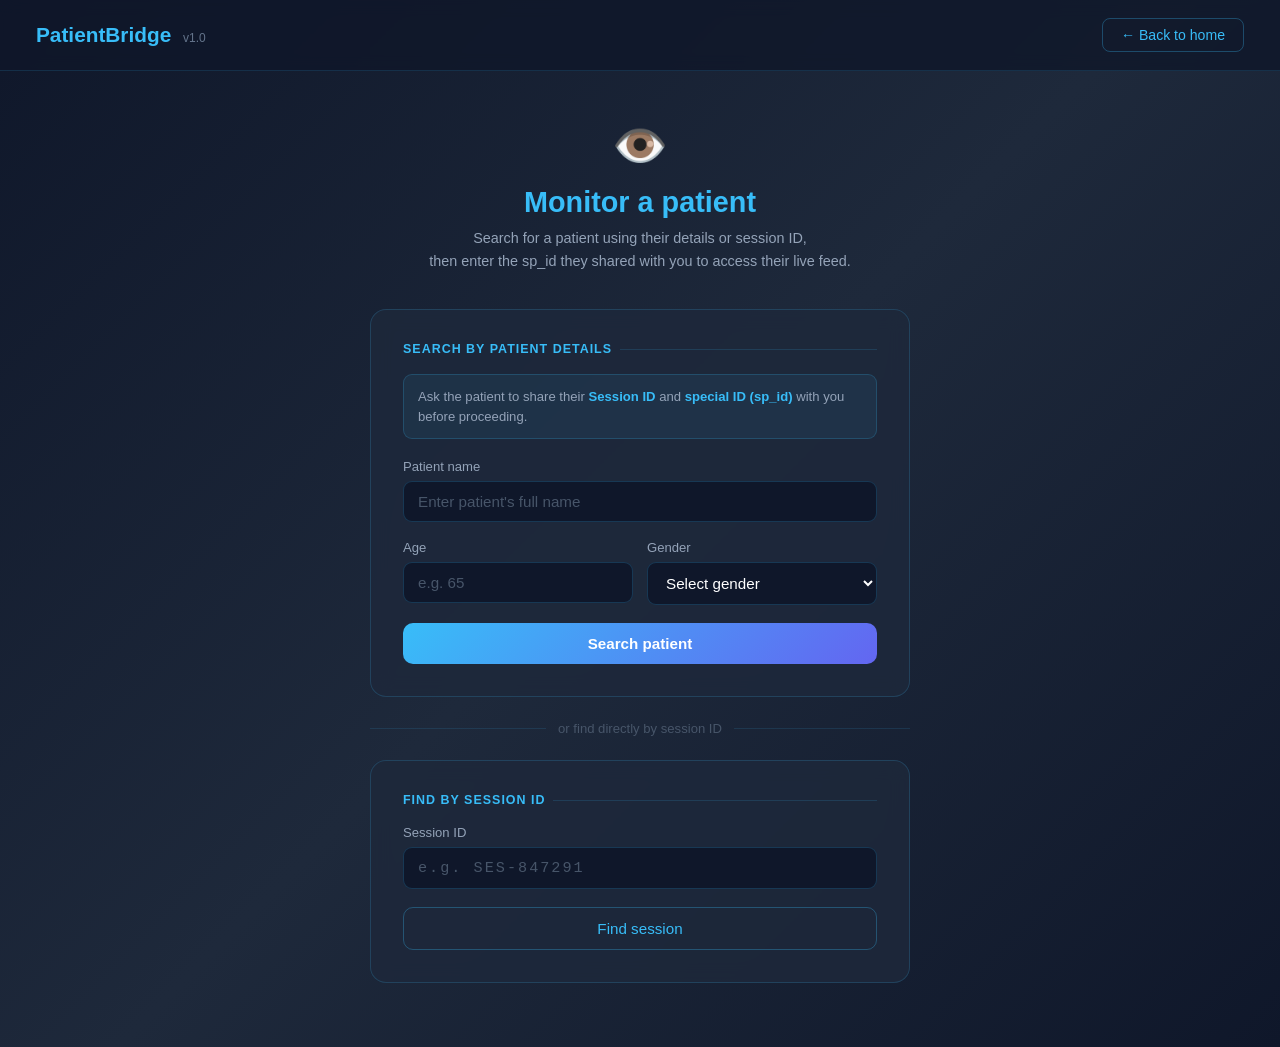
<file: frontend/monitor.html>
<!DOCTYPE html>
<html lang="en">
<head>
<meta charset="UTF-8">
<title>PatientBridge | Monitor Patient</title>
<style>
* { margin:0; padding:0; box-sizing:border-box; font-family:'Segoe UI',sans-serif; }
body { min-height:100vh; background:linear-gradient(135deg,#0f172a,#1e293b,#0f172a); color:white; display:flex; flex-direction:column; }
.navbar { display:flex; align-items:center; justify-content:space-between; padding:18px 36px; border-bottom:1px solid rgba(56,189,248,0.15); background:rgba(15,23,42,0.8); backdrop-filter:blur(8px); position:sticky; top:0; z-index:10; }
.navbar h1 { font-size:1.3rem; color:#38bdf8; font-weight:700; }
.navbar h1 span { font-size:0.75rem; color:#64748b; margin-left:6px; font-weight:400; }
.nav-back { background:none; border:1px solid rgba(56,189,248,0.3); color:#38bdf8; padding:8px 18px; border-radius:8px; cursor:pointer; font-size:0.88rem; transition:0.2s; text-decoration:none; }
.nav-back:hover { background:rgba(56,189,248,0.1); }
.page-body { flex:1; display:flex; justify-content:center; align-items:flex-start; padding:48px 20px; }
.wrapper { width:100%; max-width:540px; }
.form-header { text-align:center; margin-bottom:36px; }
.form-header .icon { font-size:2.8rem; display:block; margin-bottom:14px; }
.form-header h2 { font-size:1.8rem; color:#38bdf8; margin-bottom:8px; }
.form-header p { color:#94a3b8; font-size:0.9rem; line-height:1.6; }
.card { background:rgba(30,41,59,0.85); border:1px solid rgba(56,189,248,0.18); border-radius:16px; padding:32px; backdrop-filter:blur(10px); margin-bottom:16px; }
.card-title { font-size:0.78rem; color:#38bdf8; text-transform:uppercase; letter-spacing:1px; font-weight:600; margin-bottom:18px; display:flex; align-items:center; gap:8px; }
.card-title::after { content:''; flex:1; height:1px; background:rgba(56,189,248,0.15); }
.field { margin-bottom:18px; }
.field label { display:block; font-size:0.82rem; color:#94a3b8; margin-bottom:7px; }
.field input, .field select { width:100%; padding:11px 14px; border-radius:9px; border:1px solid rgba(56,189,248,0.2); background:#0f172a; color:white; font-size:0.95rem; transition:border-color 0.2s; outline:none; }
.field input:focus, .field select:focus { border-color:#38bdf8; box-shadow:0 0 0 3px rgba(56,189,248,0.1); }
.field input::placeholder { color:#475569; }
.row2 { display:grid; grid-template-columns:1fr 1fr; gap:14px; }
select option { background:#1e293b; }
.or-divider { display:flex; align-items:center; gap:12px; margin:24px 0; color:#475569; font-size:0.82rem; }
.or-divider::before, .or-divider::after { content:''; flex:1; height:1px; background:rgba(56,189,248,0.12); }
.btn-search { width:100%; padding:12px; border:none; border-radius:10px; background:linear-gradient(135deg,#38bdf8,#6366f1); color:white; font-size:0.95rem; font-weight:600; cursor:pointer; transition:0.3s; }
.btn-search:hover { transform:translateY(-2px); box-shadow:0 8px 20px rgba(56,189,248,0.3); }
.btn-search:disabled { opacity:0.6; cursor:not-allowed; transform:none; }
.btn-outline { width:100%; padding:12px; border:1px solid rgba(56,189,248,0.3); border-radius:10px; background:none; color:#38bdf8; font-size:0.95rem; cursor:pointer; transition:0.2s; }
.btn-outline:hover { background:rgba(56,189,248,0.08); }
.session-input { font-family:'Courier New',monospace; letter-spacing:2px; color:#38bdf8 !important; }
.notice { background:rgba(56,189,248,0.07); border:1px solid rgba(56,189,248,0.2); border-radius:9px; padding:12px 14px; font-size:0.82rem; color:#94a3b8; line-height:1.5; margin-bottom:20px; }
.notice strong { color:#38bdf8; }
.results-section { display:none; margin-top:20px; }
.results-section.visible { display:block; }
.results-label { font-size:0.78rem; color:#64748b; text-transform:uppercase; letter-spacing:1px; margin-bottom:10px; }
.no-results { text-align:center; color:#475569; font-size:0.88rem; padding:16px 0; }
.result-card { display:flex; align-items:center; gap:14px; background:rgba(15,23,42,0.7); border:1px solid rgba(56,189,248,0.15); border-radius:11px; padding:14px 16px; margin-bottom:8px; transition:0.2s; }
.result-card:hover { border-color:rgba(56,189,248,0.35); }
.r-avatar { width:42px; height:42px; border-radius:50%; background:linear-gradient(135deg,rgba(56,189,248,0.2),rgba(99,102,241,0.2)); border:1px solid rgba(56,189,248,0.3); display:flex; align-items:center; justify-content:center; font-size:0.9rem; font-weight:600; color:#38bdf8; flex-shrink:0; }
.r-info { flex:1; }
.r-name { font-size:0.95rem; font-weight:600; color:#e2e8f0; margin-bottom:2px; }
.r-meta { font-size:0.8rem; color:#64748b; }
.r-select { background:none; border:1px solid rgba(56,189,248,0.3); color:#38bdf8; font-size:0.82rem; padding:6px 14px; border-radius:7px; cursor:pointer; transition:0.2s; white-space:nowrap; }
.r-select:hover { background:rgba(56,189,248,0.1); }
.spid-entry { display:none; margin-top:16px; }
.spid-entry.visible { display:block; }
.spid-entry-inner { border-top:1px solid rgba(56,189,248,0.15); padding-top:20px; }
.spid-label { font-size:0.78rem; color:#38bdf8; text-transform:uppercase; letter-spacing:0.5px; font-weight:600; margin-bottom:8px; }
.spid-entry input { width:100%; padding:12px 14px; border-radius:9px; border:1px solid rgba(56,189,248,0.3); background:#0f172a; color:#38bdf8; font-size:1rem; font-family:'Courier New',monospace; letter-spacing:2px; outline:none; transition:border-color 0.2s; margin-bottom:8px; }
.spid-entry input:focus { border-color:#38bdf8; box-shadow:0 0 0 3px rgba(56,189,248,0.1); }
.spid-entry input::placeholder { color:#334155; letter-spacing:0; }
.spid-hint { font-size:0.76rem; color:#475569; margin-bottom:16px; line-height:1.4; }
.error-msg { color:#ef4444; font-size:0.82rem; margin-bottom:10px; display:none; background:rgba(239,68,68,0.1); border:1px solid rgba(239,68,68,0.3); border-radius:7px; padding:8px 12px; }
.error-msg.visible { display:block; }
.btn-access { width:100%; padding:13px; border:none; border-radius:10px; background:linear-gradient(135deg,#38bdf8,#6366f1); color:white; font-size:1rem; font-weight:600; cursor:pointer; transition:0.3s; }
.btn-access:hover { transform:translateY(-2px); box-shadow:0 8px 24px rgba(56,189,248,0.3); }
.btn-access:disabled { opacity:0.6; cursor:not-allowed; transform:none; }
</style>
</head>
<body>

<nav class="navbar">
    <h1>PatientBridge <span>v1.0</span></h1>
    <a href="/" class="nav-back">← Back to home</a>
</nav>

<div class="page-body">
    <div class="wrapper">

        <div class="form-header">
            <span class="icon">👁️</span>
            <h2>Monitor a patient</h2>
            <p>Search for a patient using their details or session ID,<br>
               then enter the sp_id they shared with you to access their live feed.</p>
        </div>

        <!-- SEARCH BY DETAILS -->
        <div class="card">
            <div class="card-title">Search by patient details</div>
            <div class="notice">
                Ask the patient to share their <strong>Session ID</strong> and
                <strong>special ID (sp_id)</strong> with you before proceeding.
            </div>
            <div class="field">
                <label>Patient name</label>
                <input type="text" id="mon-name" placeholder="Enter patient's full name">
            </div>
            <div class="row2">
                <div class="field">
                    <label>Age</label>
                    <input type="number" id="mon-age" placeholder="e.g. 65" min="1" max="120">
                </div>
                <div class="field">
                    <label>Gender</label>
                    <select id="mon-gender">
                        <option value="">Select gender</option>
                        <option>Male</option><option>Female</option>
                        <option>Other</option><option>Prefer not to say</option>
                    </select>
                </div>
            </div>
            <button class="btn-search" id="search-btn" onclick="searchPatient()">Search patient</button>

            <div class="results-section" id="search-results">
                <div class="results-label">Results</div>
                <div id="search-results-list"></div>
            </div>

            <div class="spid-entry" id="spid-entry-search">
                <div class="spid-entry-inner">
                    <div class="spid-label">Enter special ID (sp_id)</div>
                    <input type="text" id="spid-search" placeholder="Provided by the patient">
                    <div class="spid-hint">The patient must share this with you privately.</div>
                    <div class="error-msg" id="spid-error-search">❌ Incorrect sp_id. Please check with the patient and try again.</div>
                    <button class="btn-access" id="access-btn-search" onclick="accessFeed('search')">Access monitoring feed →</button>
                </div>
            </div>
        </div>

        <div class="or-divider">or find directly by session ID</div>

        <!-- SEARCH BY SESSION ID -->
        <div class="card">
            <div class="card-title">Find by session ID</div>
            <div class="field">
                <label>Session ID</label>
                <input type="text" id="mon-session" class="session-input" placeholder="e.g. SES-847291">
            </div>
            <button class="btn-outline" onclick="searchBySession()">Find session</button>

            <div class="results-section" id="session-results">
                <div class="results-label">Session found</div>
                <div id="session-results-list"></div>
            </div>

            <div class="spid-entry" id="spid-entry-session">
                <div class="spid-entry-inner">
                    <div class="spid-label">Enter special ID (sp_id)</div>
                    <input type="text" id="spid-session" placeholder="Provided by the patient">
                    <div class="spid-hint">The patient must share this with you privately.</div>
                    <div class="error-msg" id="spid-error-session">❌ Incorrect sp_id. Please check with the patient and try again.</div>
                    <button class="btn-access" id="access-btn-session" onclick="accessFeed('session')">Access monitoring feed →</button>
                </div>
            </div>
        </div>

    </div>
</div>

<script>
let selectedSessionId = null;

const _sessionRegistry = {};

function buildResultCard(r, sourceType, index) {
    const name     = r.patient_name || 'Unknown';
    const initials = name.split(' ').map(w => w[0]).join('').slice(0, 2).toUpperCase() || '?';
    const meta     = [
        r.age    ? r.age + ' yrs' : '',
        r.gender || '',
        r.disease || '',
    ].filter(Boolean).join(' · ');

    const key = `${sourceType}-${index}`;
    _sessionRegistry[key] = r.session_id;

    return `
        <div class="result-card">
            <div class="r-avatar">${initials}</div>
            <div class="r-info">
                <div class="r-name">${escapeHtml(name)}</div>
                <div class="r-meta">
                    ${escapeHtml(meta || 'No additional info')}
                    &nbsp;·&nbsp;
                    <span style="color:#38bdf8;font-family:monospace;font-size:0.75rem;">${escapeHtml(r.session_id)}</span>
                </div>
            </div>
            <button class="r-select" data-key="${escapeHtml(key)}" data-source="${escapeHtml(sourceType)}">Select →</button>
        </div>`;
}


function escapeHtml(str) {
    if (str == null) return '';
    return String(str)
        .replace(/&/g, '&amp;')
        .replace(/</g, '&lt;')
        .replace(/>/g, '&gt;')
        .replace(/"/g, '&quot;')
        .replace(/'/g, '&#39;');
}

document.addEventListener('click', (e) => {
    const btn = e.target.closest('.r-select');
    if (!btn) return;
    const key        = btn.dataset.key;
    const sourceType = btn.dataset.source;
    const sessionId  = _sessionRegistry[key];
    if (sessionId) selectPatient(sessionId, sourceType);
});

async function searchPatient() {
    const name   = document.getElementById('mon-name').value.trim();
    const age    = document.getElementById('mon-age').value.trim();
    const gender = document.getElementById('mon-gender').value;

    if (!name) { alert("Please enter the patient's name."); return; }

    const btn = document.getElementById('search-btn');
    btn.disabled    = true;
    btn.textContent = 'Searching...';

    try {
        let url = `/search-patient?name=${encodeURIComponent(name)}`;
        if (age)    url += `&age=${age}`;
        if (gender) url += `&gender=${encodeURIComponent(gender)}`;

        const res  = await fetch(url);
        const data = await res.json();

        const list    = document.getElementById('search-results-list');
        const section = document.getElementById('search-results');

        if (!data.results || data.results.length === 0) {
            list.innerHTML = '<div class="no-results">No active sessions found for this patient.</div>';
        } else {
            list.innerHTML = data.results.map((r, i) => buildResultCard(r, 'search', i)).join('');
        }

        section.classList.add('visible');
        document.getElementById('spid-entry-search').classList.remove('visible');
        selectedSessionId = null;

    } catch (err) {
        console.error('Search error:', err);
        alert('Search failed. Please try again.');
    } finally {
        btn.disabled    = false;
        btn.textContent = 'Search patient';
    }
}

async function searchBySession() {
    const sid = document.getElementById('mon-session').value.trim();
    if (!sid) { alert('Please enter a session ID.'); return; }

    try {
        const res  = await fetch(`/search-session?session_id=${encodeURIComponent(sid)}`);
        const data = await res.json();

        const list    = document.getElementById('session-results-list');
        const section = document.getElementById('session-results');

        if (!data.result) {
            list.innerHTML = '<div class="no-results">No active session found with this ID.</div>';
        } else {
            list.innerHTML = buildResultCard(data.result, 'session', 0);
        }

        section.classList.add('visible');
        document.getElementById('spid-entry-session').classList.remove('visible');
        selectedSessionId = null;

    } catch (err) {
        console.error('Session lookup error:', err);
        alert('Lookup failed. Please try again.');
    }
}

function selectPatient(sessionId, sourceType) {
    selectedSessionId = sessionId;
    document.getElementById('spid-entry-search').classList.remove('visible');
    document.getElementById('spid-entry-session').classList.remove('visible');

    const entryId = sourceType === 'search' ? 'spid-entry-search' : 'spid-entry-session';
    const errorId = sourceType === 'search' ? 'spid-error-search' : 'spid-error-session';
    const inputId = sourceType === 'search' ? 'spid-search'       : 'spid-session';

    document.getElementById(entryId).classList.add('visible');
    document.getElementById(errorId).classList.remove('visible');
    document.getElementById(inputId).value = '';
    document.getElementById(entryId).scrollIntoView({ behavior: 'smooth', block: 'nearest' });
}

async function accessFeed(sourceType) {
    if (!selectedSessionId) { alert('Please select a patient first.'); return; }

    const spidInput = document.getElementById(sourceType === 'search' ? 'spid-search'        : 'spid-session');
    const errorEl   = document.getElementById(sourceType === 'search' ? 'spid-error-search'  : 'spid-error-session');
    const accessBtn = document.getElementById(sourceType === 'search' ? 'access-btn-search'  : 'access-btn-session');

    const spid = spidInput.value.trim();
    if (!spid) { alert('Please enter the special ID (sp_id).'); return; }

    accessBtn.disabled    = true;
    accessBtn.textContent = 'Verifying...';
    errorEl.classList.remove('visible');

    try {
        const res  = await fetch('/verify-access', {
            method:  'POST',
            headers: { 'Content-Type': 'application/json' },
            body:    JSON.stringify({ session_id: selectedSessionId, sp_id: spid })
        });
        const data = await res.json();

        if (data.status === 'success') {
            window.location.href = '/caregiver';
        } else {
            errorEl.classList.add('visible');
            accessBtn.disabled    = false;
            accessBtn.textContent = 'Access monitoring feed →';
        }
    } catch (err) {
        console.error('Verify error:', err);
        alert('Verification failed. Please try again.');
        accessBtn.disabled    = false;
        accessBtn.textContent = 'Access monitoring feed →';
    }
}
</script>
</body>
</html>
</file>
